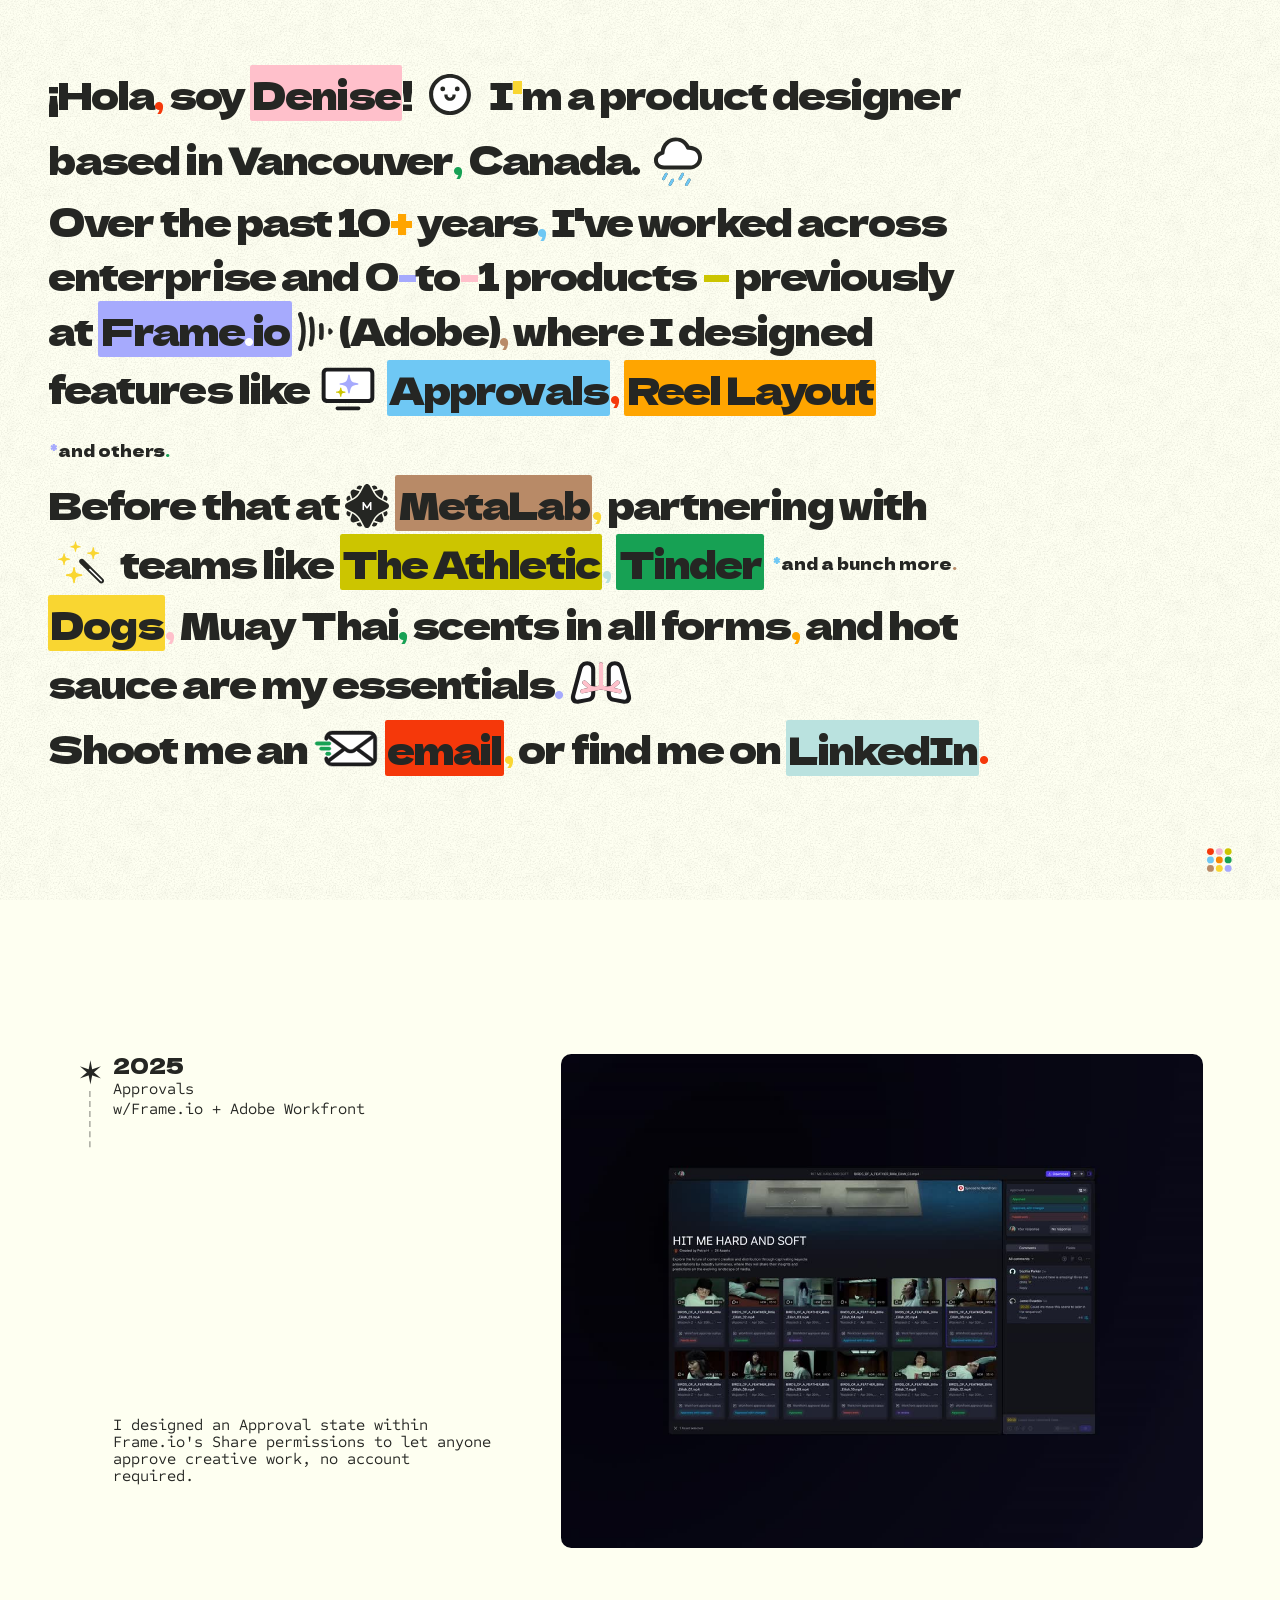
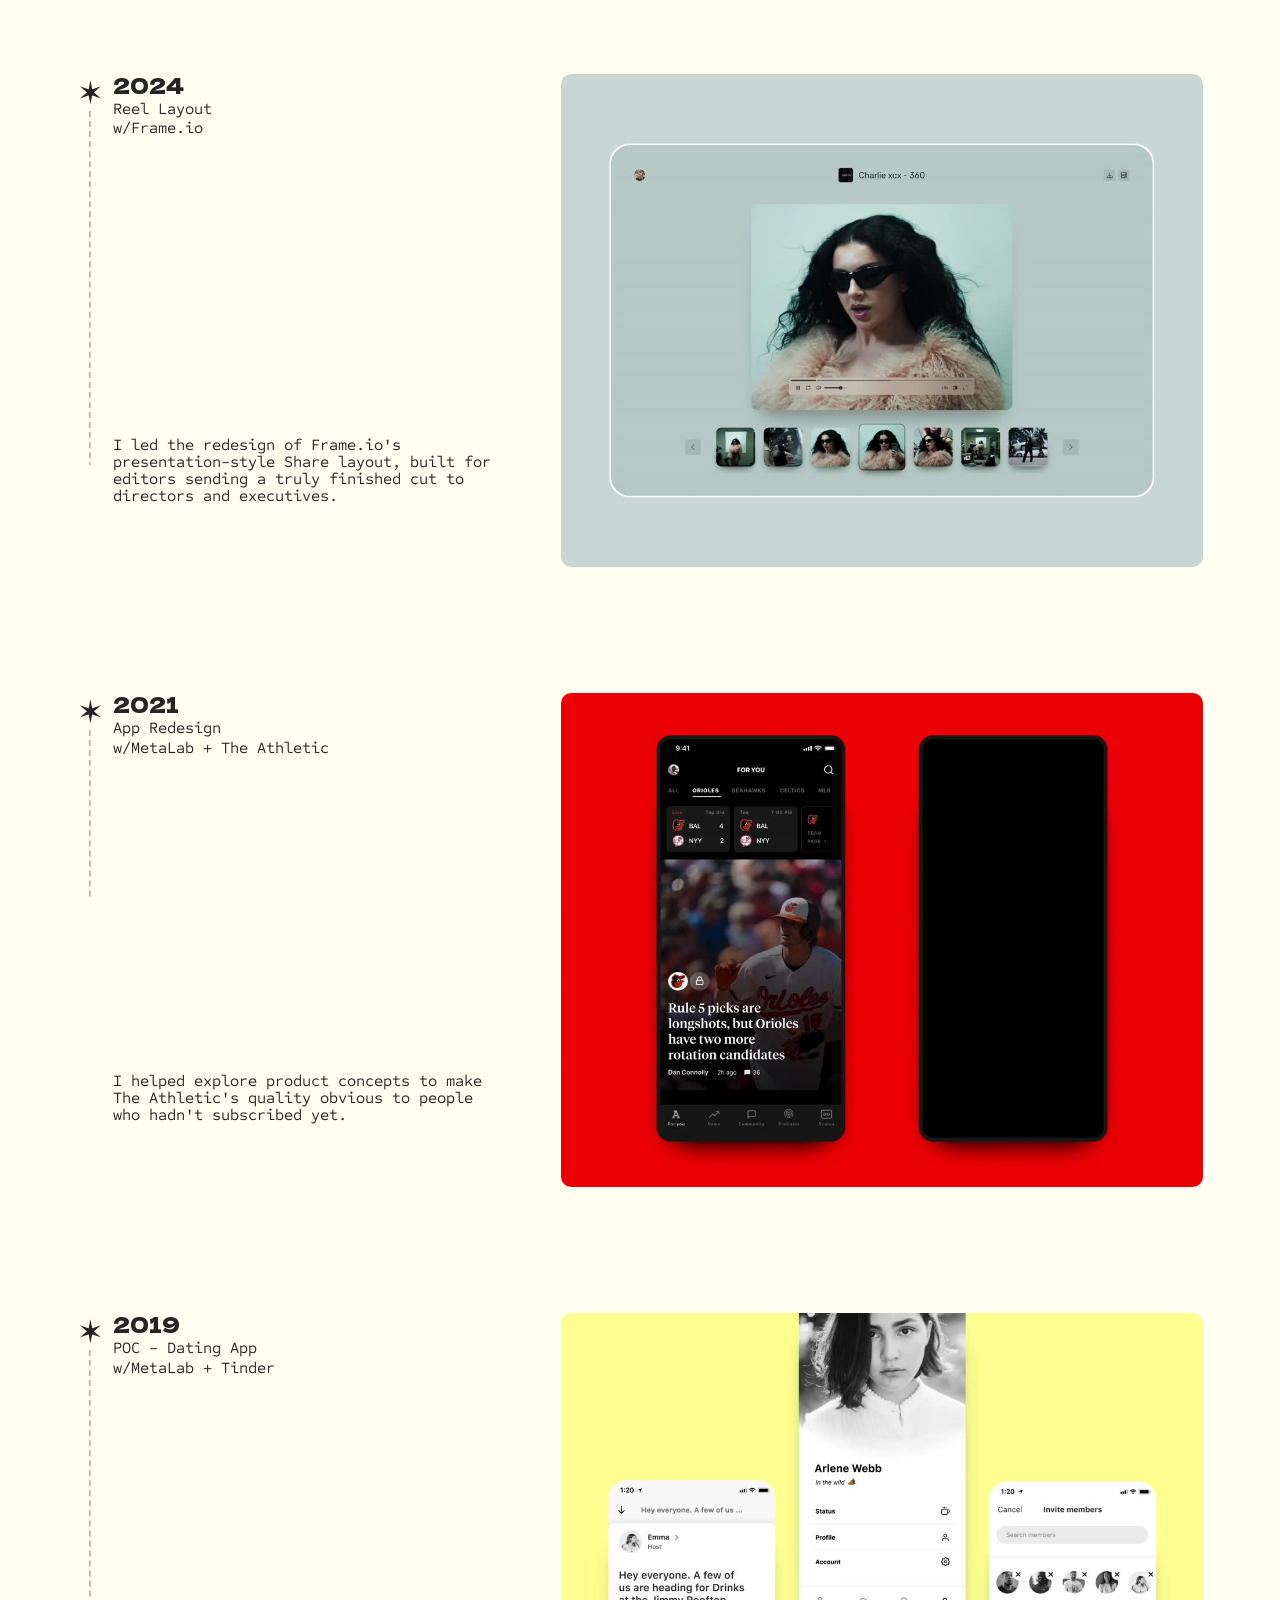
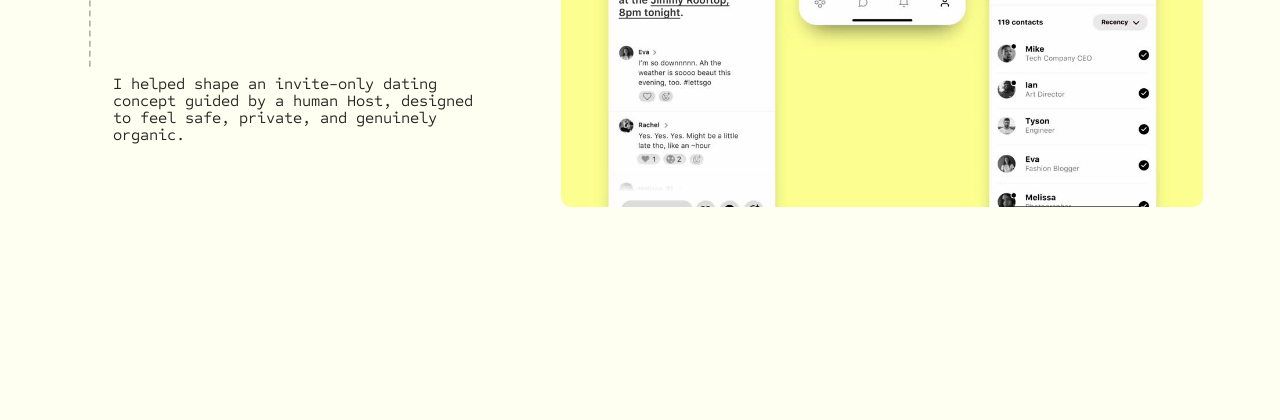
<file: index.html>
<!DOCTYPE html>
<html lang="en">
<head>
<meta charset="UTF-8">
<meta name="viewport" content="width=device-width, initial-scale=1.0">
<title>Denise — Product Designer</title>
<meta name="description" content="Product designer based in Vancouver, Canada. 10+ years across enterprise and 0-to-1 products — previously at Frame.io (Adobe) and MetaLab.">

<!-- Favicons -->
<link rel="icon" href="assets/meta/favicon-32.png" sizes="32x32" type="image/png">
<link rel="icon" href="assets/meta/favicon-16.png" sizes="16x16" type="image/png">
<link rel="apple-touch-icon" href="assets/meta/apple-touch-icon.png">

<!-- Open Graph. Absolute URLs: scrapers don't resolve relative paths. -->
<meta property="og:type" content="website">
<meta property="og:site_name" content="Denise Salvador">
<meta property="og:title" content="Denise Salvador — Product Designer">
<meta property="og:description" content="Product designer based in Vancouver, Canada. 10+ years across enterprise and 0-to-1 products — previously at Frame.io (Adobe) and MetaLab.">
<meta property="og:url" content="https://denisesalvador.com/">
<meta property="og:image" content="https://denisesalvador.com/assets/meta/open-graph.png">
<meta property="og:image:width" content="1200">
<meta property="og:image:height" content="630">
<meta property="og:image:alt" content="Denise Salvador — colourful dot grid">

<!-- X / Twitter -->
<meta name="twitter:card" content="summary_large_image">
<meta name="twitter:title" content="Denise Salvador — Product Designer">
<meta name="twitter:description" content="Product designer based in Vancouver, Canada. 10+ years across enterprise and 0-to-1 products — previously at Frame.io (Adobe) and MetaLab.">
<meta name="twitter:image" content="https://denisesalvador.com/assets/meta/open-graph.png">

<link rel="preconnect" href="https://fonts.googleapis.com">
<link rel="preconnect" href="https://fonts.gstatic.com" crossorigin>
<link href="https://fonts.googleapis.com/css2?family=Dela+Gothic+One&family=Sometype+Mono:wght@400;700&display=swap" rel="stylesheet">
<style>
  /* Cross-document View Transition: morphs any element sharing a
     view-transition-name (here, .dot-grid) between this page and the next
     full navigation. This is the correct API for a real multi-page morph —
     document.startViewTransition() only applies to same-document/SPA swaps,
     not navigations between two separate HTML files.
     Graceful degradation is automatic and free: browsers that don't support
     this at-rule simply ignore it and do a normal navigation, exactly like
     the .fitting-class pattern elsewhere on this site opts in rather than
     requiring support. */
  @view-transition{
    navigation: auto;
  }

  :root{
    --bg: #fefff1;
    --grain-opacity: 0.09;
    --mottle-opacity: 0.02;
    --ink: #252623;

    --hl-pink: #ffc0cb;
    --hl-purple: #a6aafd;
    --hl-brown: #b88a67;
    --hl-blue: #6fc8f4;
    --hl-orange: #ffa500;
    --hl-olive: #ccc500;
    --hl-green: #17a154;
    --hl-red: #f5380a;
    --hl-mint: #bae2df;
    --hl-yellow: #f9d631;

    /* fallback size before JS fit-to-viewport kicks in */
    --hero-fs: clamp(15px, 1.6vw + 8px, 48px);
    --pad-x: clamp(16px, 4vw, 48px);
    --pad-y: clamp(16px, 3vh, 42px);
    --body-lh: 1.42;
    /* Scaling-audit note: the Figma file's reference frame width has moved
       from 1440px (when these clamps were first written) to 1696px. Every
       clamp below that has a confirmed Figma-measured target value has been
       recalibrated so that target is still hit at vw=16.96 (1696px), not
       14.4 (1440px) — done by scaling each vw-coefficient by 1440/1696
       (≈0.8491), which shifts the calibration point without changing the
       target value itself. --pad-x/--pad-y/--hero-fs's fallback are left
       alone: they aren't tied to a specific measured Figma value (hero-fs's
       CSS value in particular is only a pre-JS fallback in practice). */
    --nav-fs: clamp(14px, 0.705vw + 8px, 40px); /* 20px in Figma at 1696 */
    /* Nav dot-grid height — deliberately NOT derived from --hero-fs. --hero-fs
       is solved by JS to fit the greeting text and can plateau well below its
       own ceiling on large/short viewports, which isn't a meaningful signal
       for how big this icon should be. This clamp hits ~32px at 1696
       (matching Figma) and keeps growing with viewport width up to 56px on
       large screens. */
    --dot-grid-h: clamp(20px, 1.885vw, 56px);
    --portfolio-indent-x: 8%;
    --project-gap: clamp(40px, 7vh, 96px);
  }

  *{ box-sizing: border-box; }

  /* ~0.3s matches the morph duration measured in the reference recording;
     the previous 0.5s was noticeably slower. The old/new snapshots are
     faded out/in fast so the travelling group animation reads as one
     continuous object moving and resizing, rather than a cross-dissolve
     between two separate images. */
  ::view-transition-group(dot-grid){
    animation-duration: 0.8s;
    animation-timing-function: cubic-bezier(0.16, 1, 0.3, 1);
  }
  ::view-transition-old(dot-grid),
  ::view-transition-new(dot-grid){
    animation-duration: 0.8s;
    animation-timing-function: cubic-bezier(0.16, 1, 0.3, 1);
    /* the dot cluster is the same artwork on both sides — holding it fully
       opaque avoids a ghosty double-image mid-flight */
    mix-blend-mode: normal;
  }
  ::view-transition-old(dot-grid){ animation-name: vt-fade-out; }
  ::view-transition-new(dot-grid){ animation-name: vt-fade-in; }
  @keyframes vt-fade-out{ from{ opacity:1 } to{ opacity:0 } }
  @keyframes vt-fade-in{ from{ opacity:0 } to{ opacity:1 } }

  html{
    scroll-behavior: smooth;
  }

  html, body{
    margin: 0;
    padding: 0;
    background: var(--bg);
    color: var(--ink);
    /* IMPORTANT: never overflow:hidden here — the document must remain scrollable */
  }

  body{
    font-family: 'Dela Gothic One', system-ui, sans-serif;
    -webkit-font-smoothing: antialiased;
    background-color: var(--bg);
    position: relative;
    isolation: isolate;
  }

  body::before,
  body::after{
    content: "";
    position: fixed;
    inset: 0;
    z-index: -1; /* behind content, images stay clean */
    pointer-events: none;
  }

  /* fine grain */
  body::before{
    opacity: var(--grain-opacity);
    background-size: 380px;
    background-image: url("data:image/svg+xml,%3Csvg xmlns='http://www.w3.org/2000/svg' width='300' height='300'%3E%3Cfilter id='n'%3E%3CfeTurbulence type='fractalNoise' baseFrequency='0.85' numOctaves='3' stitchTiles='stitch'/%3E%3CfeColorMatrix values='0 0 0 0 0 0 0 0 0 0 0 0 0 0 0 2 0 0 0 -0.9'/%3E%3C/filter%3E%3Crect width='100%25' height='100%25' filter='url(%23n)'/%3E%3C/svg%3E");
  }

  /* soft mottling */
  body::after{
    opacity: var(--mottle-opacity);
    background-size: 600px;
    background-image: url("data:image/svg+xml,%3Csvg xmlns='http://www.w3.org/2000/svg' width='600' height='600'%3E%3Cfilter id='m'%3E%3CfeTurbulence type='fractalNoise' baseFrequency='0.06' numOctaves='4' stitchTiles='stitch'/%3E%3CfeColorMatrix values='0 0 0 0 0 0 0 0 0 0 0 0 0 0 0 2 0 0 0 -0.9'/%3E%3C/filter%3E%3Crect width='100%25' height='100%25' filter='url(%23m)'/%3E%3C/svg%3E");
  }

  /* Hide the hero until JS has computed a font size that fits, to avoid a flash
     of oversized/overflowing text. If JS never runs, the .fitting class never
     gets added, so this rule simply never applies and the CSS clamp fallback shows. */
  html.fitting .hero{ visibility: hidden; }

  a{ color: inherit; }

  /* ---------- HERO ---------- */

  .hero{
    position: relative;
    height: 100svh;
    min-height: 100svh;
    display: flex;
    flex-direction: column;
    justify-content: flex-start;
    padding: calc(var(--pad-y) + 2.16em) var(--pad-x) var(--pad-y);
  }

  /* ---------- SHARED SITE NAV ---------- */
  /* Fixed to the BOTTOM of the viewport (no bg fill — content scrolls
     underneath). The arrow and dot grid are always visible/clickable; the
     e-mail/LinkedIn pair fades in once the hero has fully scrolled out of
     view (see body.nav-active, toggled by an IntersectionObserver in the
     script below). On experience.html there's no hero to scroll past, so
     that page adds the class directly and omits the dot-grid link (its
     dot-grid is the big page visual instead — see .dots-stage). */
  #site-nav{
    position: fixed;
    bottom: 0;
    left: 0;
    right: 0;
    z-index: 900;
    display: flex;
    align-items: center;
    padding: var(--pad-y) var(--pad-x);
    padding-bottom: calc(var(--pad-y) + env(safe-area-inset-bottom, 0px));
    font-size: var(--nav-fs);
    font-family: 'Dela Gothic One', system-ui, sans-serif;
    pointer-events: none; /* children opt back in individually */
  }
  #site-nav a{ pointer-events: auto; }

  /* Touch breakpoints: lift the nav off the very bottom edge so it clears
     browser chrome (URL bar / home indicator) and sits in comfortable thumb
     reach. env() resolves to 0px where there's no inset, so this degrades to
     just the 24px baseline on devices/browsers without safe areas.
     This is padding on a position:fixed overlay — it adds no document height,
     so experience.html's fixed 100svh no-scroll layout is unaffected. */
  @media (max-width: 1024px){
    #site-nav{
      /* env(safe-area-inset-bottom) only covers the hardware home indicator —
         it does NOT account for the browser's own bottom toolbar, which on
         iOS Safari overlays fixed bottom:0 elements. max() guarantees a real
         gap on devices that report no inset at all (most Android browsers),
         and the larger base lifts the bar clear of the toolbar. */
      padding-bottom: calc(32px + var(--pad-y) + max(env(safe-area-inset-bottom, 0px), 12px));
    }
  }
  /* Short landscape: reclaim vertical space — the full touch clearance is a
     big share of a ~390px-tall viewport. Safe-area inset still respected. */
  @media (orientation: landscape) and (max-height: 500px){
    #site-nav{
      padding-block: clamp(8px, 2vh, 14px);
      padding-bottom: calc(clamp(8px, 2vh, 14px) + env(safe-area-inset-bottom, 0px));
    }
  }

  /* The arrow sits at its OWN left offset (the page's outer --pad-x, applied
     by #site-nav itself) and is deliberately NOT part of .nav-links — the
     e-mail/LinkedIn group aligns to the project column instead, which is a
     different, larger inset. Hence two separately-positioned groups rather
     than one flex row sharing a single left edge. */
  /* Fades in with the e-mail/LinkedIn pair — it replaced the text link that
     used to live inside .nav-links, so it keeps that reveal behavior even
     though it's now positioned separately. The dot grid stays always-visible,
     as before. */
  .nav-arrow{
    display: inline-flex;
    align-items: center;
    line-height: 0;
    flex-shrink: 0;
    opacity: 0;
    transform: translateY(6px);
    transition: opacity 0.3s ease, transform 0.3s ease;
  }
  body.nav-active .nav-arrow,
  body.experience-page .nav-arrow{
    opacity: 1;
    transform: none;
  }
  /* arrow.svg is self-contained (white rounded square + dark border + pink
     glyph), so it gets NO .hl background wrapper — that would stack a second
     pink box behind the asset's own. */
  .nav-arrow img{
    height: 1.5em;
    width: auto;
    display: block;
  }
  /* Same single asset on both pages; experience.html rotates it to point
     left (back to the homepage) rather than sourcing a second file. */
  .nav-arrow--back img{
    transform: rotate(-90deg);
  }

  /* e-mail + LinkedIn — left edge matched to the project column
     (--portfolio-indent-x), not to the arrow. margin-left absorbs the
     difference between the nav's own --pad-x and that indent. */
  .nav-links{
    display: flex;
    align-items: center;
    gap: clamp(20px, 4vw, 56px);
    margin-left: calc(var(--portfolio-indent-x) - var(--pad-x));
    opacity: 0;
    transform: translateY(6px);
    transition: opacity 0.3s ease, transform 0.3s ease;
  }
  body.nav-active .nav-links,
  body.experience-page .nav-links{
    opacity: 1;
    transform: none;
  }

  .nav-dots{
    margin-left: auto;
    display: flex;
  }

  /* Reusable dot-grid — same element/class on both pages. Base size is the
     small nav icon (32.496 x 31.959 in Figma); .dot-grid--large (the scaled
     up, rotated experience-page hero visual) is only ever applied on
     experience.html — see that file for its positioning/scale rules. */
  .dot-grid{
    height: var(--dot-grid-h);
    width: auto;
    aspect-ratio: 32.496 / 31.959;
    display: block;
    view-transition-name: dot-grid;
  }

  .hero-inner{
    font-size: var(--hero-fs);
    line-height: var(--body-lh);
    letter-spacing: -0.05em;
    width: 80%;
    max-height: 80%; /* hero has an explicit height (100svh), so 80% = 80svh.
                         .hero is top-aligned (justify-content: flex-start),
                         so the ~20% gap this leaves collects entirely at the
                         bottom of the viewport, not split top/bottom. The JS
                         fit loop already targets this same 80% budget when
                         solving for --hero-fs, so this is a safety cap,
                         not a clipping mechanism (overflow stays visible). */
    overflow: visible;
  }

  /* On narrow phones, padding + a strict 80% starts to squeeze the text
     more than the design intends, so relax toward full-width there. */
  @media (max-width: 480px){
    .hero-inner{ width: 94%; }
  }

  .hero-inner p{
    margin: 0; /* let line-height alone set the gap, so paragraph breaks
                  read as just another line, consistent with in-paragraph spacing */
  }
  .hero-inner p:last-child{ margin-bottom: 0; }

  .hl{
    background-color: var(--hl-c);
    padding: 0 0.06em;
    line-height: calc(var(--body-lh) * 0.72); /* ~28% shorter highlight box; horizontal padding unchanged */
    border-radius: 0.06em;
    -webkit-box-decoration-break: clone;
    box-decoration-break: clone;
    white-space: normal;
    text-decoration: none;
    color: inherit;
  }
  a.hl:hover, a.hl:focus, a.hl:active{
    color: inherit;
    text-decoration: none;
  }

  /* Hover states — .hl-red and .hl-mint are used ONLY by the e-mail and
     LinkedIn nav links respectively, so scoping the hover to the class
     itself is safe and doesn't leak into the hero's highlights. */
  a.hl{
    transition: background-color 0.25s ease;
  }
  a.hl-red:hover{ --hl-c: #a6aafd; }
  a.hl-mint:hover{ --hl-c: #ccc500; }

  .hl-pink{ --hl-c: var(--hl-pink); }
  .hl-purple{ --hl-c: var(--hl-purple); }
  .hl-brown{ --hl-c: var(--hl-brown); }
  .hl-blue{ --hl-c: var(--hl-blue); }
  .hl-orange{ --hl-c: var(--hl-orange); }
  .hl-olive{ --hl-c: var(--hl-olive); }
  .hl-green{ --hl-c: var(--hl-green); }
  .hl-red{ --hl-c: var(--hl-red); }
  .hl-mint{ --hl-c: var(--hl-mint); }
  .hl-yellow{ --hl-c: var(--hl-yellow); }

  /* Icon sizes are derived from each icon's real Figma bounding box (relative
     to the 48px reference type size), so every icon keeps its own natural
     aspect ratio instead of being forced into a uniform square. Only height
     is set in em; width is "auto" and constrained by aspect-ratio, which
     mirrors the icon's true w/h from Figma. */
  .icon{
    display: inline-block;
    width: auto;
    object-fit: contain;
  }

  /* hand.point / sparkles.tv / wand.and.stars / cloud.drizzle / lungs — all 82x82 in Figma */
  .icon-lg{
    height: 1.7083em; /* 82/48 */
    aspect-ratio: 1 / 1;
    vertical-align: -0.45em;
  }

  /* ML logo — 55x55 in Figma */
  .icon-md{
    height: 1.1458em; /* 55/48 */
    aspect-ratio: 1 / 1;
    vertical-align: -0.2em;
  }

  /* smiley — exported at its 82x82 Figma frame (the visible circle inside
     is 52px, centered with padding), so it uses the same box as the other
     82x82 icons to render at the correct scale */

  /* Frame Logo — 43.75x50 in Figma */
  .icon-frame{
    height: 1.0417em; /* 50/48 */
    aspect-ratio: 43.75 / 50;
    vertical-align: -0.15em;
  }

  .annotation{
    font-size: 0.42em;
    letter-spacing: 0;
    vertical-align: 0.55em;
    margin-left: 0.15em;
    white-space: nowrap;
  }

  /* ---------- PROJECT LIST ---------- */

  .portfolio-content{
    /* Trailing space is nav-height aware: the bottom bar is fixed and has no
       background, so without this the last project's blurb ends up sitting
       under it with nowhere left to scroll. */
    padding-block: calc(var(--pad-y) + 4em)
                   calc(clamp(64px, 10vh, 140px) + 3em + max(env(safe-area-inset-bottom, 0px), 12px));
    padding-inline: var(--portfolio-indent-x);
  }

  /* Default (no-JS/no-IntersectionObserver) state: fully visible, static —
     this is the safe fallback. The scroll script opts IN to the animated
     hidden-then-reveal state by adding html.js-reveal, same pattern as the
     hero's .fitting class.
     align-items: stretch (not the old flex-start) so .project-info spans
     the full row height — needed so its blurb can anchor to the row's
     bottom edge via margin-top: auto, matching the Figma layout. */
  .project{
    position: relative;
    display: flex;
    align-items: stretch;
    justify-content: space-between;
    gap: clamp(24px, 5vw, 64px);
    padding-block: var(--project-gap);
    opacity: 1;
    transform: none;
  }
  html.js-reveal .project{
    opacity: 0;
    transform: translateY(28px);
    transition: opacity 0.7s ease, transform 0.7s ease;
  }
  html.js-reveal .project.in-view{
    opacity: 1;
    transform: none;
  }

  /* Dotted vertical line connecting this project's ✶ marker to the next
     one's — spans the FULL row (star-to-star), not just the padding gap, by
     positioning within .project (overflow-visible) and letting it extend
     past this project's own bottom edge through the gap below. Default:
     fully drawn (clip-path 0%), so a broken/absent script just leaves a
     plain static line, never a blank span. Omitted on the last project
     (nothing below it to connect to).
     Horizontal: "left" here is a CSS fallback only (0.5em, the star's rough
     advance-width center) for when JS hasn't run. A dedicated script below
     measures .project-star's actual getBoundingClientRect() midpoint and
     overrides this inline on load/resize/font-load — two rounds of
     calc()-based assumptions about the glyph's em-box both missed the
     glyph's real ink center, so this is now measured, not calculated.
     Vertical: .project-star has line-height:1, so its glyph box is exactly
     1em tall starting at the project's content-top; the line starts 0.15em
     below that box's bottom edge and stops 0.15em above the next star's
     box, at every viewport size, instead of overlapping either. */
  .trace-line{
    position: absolute;
    left: 0.5em;
    top: calc(var(--project-gap) + 1em + 0.15em);
    bottom: calc(0.15em - var(--project-gap));
    width: 0;
    font-size: clamp(20px, 1.885vw + 8px, 80px); /* same clamp as .project-star, so top/bottom line up under the ✶ */
    border-left: 2px dashed rgba(37, 38, 35, 0.35);
    clip-path: inset(0 0 0% 0);
  }
  /* Last project has no next star to connect to, so instead of the
     star-to-star span it runs from its own star down to the bottom edge of
     its own thumbnail. The row's bottom padding is --project-gap, so
     stopping exactly there lands it flush with the media's lower edge
     rather than overshooting into the page's trailing whitespace. */
  .trace-line--last{
    bottom: var(--project-gap);
  }

  /* Description block. max-width is what keeps the thumbnail's space
     constant regardless of text length: without it, a long line like
     "w/Frame.io + Adobe Workfront" pushes this column's flex-basis (auto =
     max-content) wider, stealing width from .project-thumb. Capping it
     forces long lines to wrap instead. */
  .project-info{
    display: flex;
    flex-direction: column;
    flex: 0 1 auto;
    max-width: min(38%, 420px);
    min-width: 0;
  }
  /* .project-top stretches the full row height so .project-meta (its flex
     child) can stretch too, letting the blurb inside anchor to the bottom
     via margin-top: auto. */
  .project-top{
    display: flex;
    align-items: stretch;
    gap: clamp(8px, 1vw, 12px);
    flex: 1 1 auto;
  }
  .project-star{
    font-family: 'Dela Gothic One', sans-serif;
    font-size: clamp(20px, 1.885vw + 8px, 80px);
    letter-spacing: -0.1em;
    line-height: 1;
    flex-shrink: 0;
  }
  /* The blurb now lives INSIDE this column (as a sibling of year/name/
     company) rather than being positioned independently — so it inherits
     this column's exact left edge automatically, at every breakpoint, with
     no matched offset value to keep in sync. */
  .project-meta{
    display: flex;
    flex-direction: column;
    gap: clamp(2px, 0.3vw, 3px);
    min-width: 0;
    flex: 1 1 auto;
  }
  .project-year{
    font-family: 'Dela Gothic One', sans-serif;
    font-size: clamp(16px, 0.849vw + 9.6px, 48px);
    line-height: 1.1667;
    margin: 0;
  }
  .project-name,
  .project-company{
    font-family: 'Sometype Mono', monospace;
    font-size: clamp(14px, 0.51vw + 9.36px, 34px);
    line-height: 1.0625;
    margin: 0;
  }

  /* Blurb — pushed to the column's bottom (margin-top: auto absorbs all
     space above it), with a fixed-scale gap below it to the row's own
     bottom edge. That gap is --project-gap (same token the row's own
     padding-block uses) rather than a percentage: measured directly against
     the Figma frame, the blurb sits a CONSTANT ~40px above the row's bottom
     at every project, regardless of the blurb's own height varying (85–102px
     across the four) — a percentage-of-row-height would vary with content,
     a fixed token doesn't, which matches what's actually in the file. */
  .project-blurb{
    margin: 0;
    margin-top: auto;
    padding-top: clamp(24px, 4vh, 48px);
    padding-bottom: var(--project-gap);
    font-family: 'Sometype Mono', monospace;
    font-size: clamp(14px, 0.51vw + 9.36px, 34px);
    line-height: 1.0625;
  }

  /* Thumbnail — a fixed-aspect-ratio media container (1106:850, per the
     current Figma frame — uniform across all four projects, confirmed
     against the file rather than assumed). The box's size comes from this
     spec, capped at 85svh tall / 100% of the row's available width; the
     video inside always fills it completely via object-fit: cover, cropping
     as needed rather than being sized by its own native dimensions. */
  .project-thumb{
    /* flex-basis 0 (not auto): the thumbnail column takes its width from the
       space left beside .project-info, never from the size of the media
       inside it. With "auto", the column measured the poster/video's own
       pixel size, which is unknown until the file loads. */
    flex: 1 1 0;
    min-width: 0;
    display: flex;
    align-items: center;
    justify-content: flex-end;
  }
  .project-media{
    aspect-ratio: 1106 / 850;
    /* Width is set by the layout, not by the media file: as wide as the
       column allows, but never taller than 85svh. With "width: auto" the box
       took the poster's (1106px) and then the video's native size, so it
       changed size on first load on large screens. */
    width: min(100%, calc(85svh * 1106 / 850));
    height: auto;
    border-radius: clamp(6px, 0.8vw, 16px);
    overflow: hidden;
    display: block;
  }
  .project-media video{
    width: 100%;
    height: 100%;
    object-fit: cover;
    display: block;
  }

  /* Desktop only: tighter side margins than the tablet/mobile default (8%).
     Overriding the VARIABLE (not just .portfolio-content's padding) keeps
     the bottom nav's e-mail/LinkedIn group aligned to the same edge
     automatically, since it offsets off this same token. */
  @media (min-width: 1025px){
    :root{
      --portfolio-indent-x: 6vw;
    }
  }

  /* Narrow PORTRAIT widths: an 85svh-tall thumbnail can out-demand the width
     the row has left beside .project-info. Pull the height cap down so the
     media shrinks comfortably instead of overflowing.
     Scoped to portrait: a landscape phone/tablet keeps the row layout and
     has plenty of horizontal room, so it uses the full desktop 85svh. */
  @media (max-width: 1024px) and (orientation: portrait){
    .project-media{
      max-height: 55svh;
    }
  }

  /* Stacked layout — tablet portrait and mobile.
     Explicit source order here: Year → Name → Company → Thumbnail → Blurb.
     In the DOM the blurb sits inside .project-meta (so it left-aligns with
     the year/name/company automatically on desktop), which would otherwise
     place it ABOVE the thumbnail when stacked. Rather than leave the order
     to chance, .project-info is flattened with display: contents so its
     children participate directly in .project's column flex context, and
     each item gets an explicit order. display: contents is what makes the
     blurb orderable relative to the thumbnail despite being nested. */
  /* PORTRAIT ONLY. Keyed on width alone, this also caught phone-landscape
     (844x390) and tablet-landscape (1024x768) and stacked them — but a short,
     wide viewport has no vertical room to stack and plenty of horizontal room
     for the two-column row. Adding the orientation term lets both landscape
     cases fall through to the desktop row layout, which is what the placement
     guides show. */
  @media (max-width: 1024px) and (orientation: portrait){
    .project{
      flex-direction: column;
      align-items: stretch;
      /* The desktop value here (clamp(24px, 5vw, 64px)) was tuned for the
         horizontal split between the info column and the thumbnail. Once
         display: contents flattens this into one column, that gap lands
         between EVERY item — pushing year/name/company far apart. Reset it
         to the tight spacing those three had inside .project-meta, and let
         .project-thumb's own margin-block create the larger separations
         around the media. */
      gap: clamp(2px, 0.3vw, 3px);
    }
    .project-info,
    .project-top,
    .project-meta{
      display: contents;
    }
    .project-star{ display: none; } /* the star's row-layout anchoring doesn't apply when stacked */

    .project-year   { order: 1; }
    .project-name   { order: 2; }
    .project-company{ order: 3; }
    .project-thumb  { order: 4; }
    .project-blurb  { order: 5; }

    .project-thumb{
      width: 100%;
      justify-content: flex-start;
      margin-block: clamp(20px, 4vh, 36px);
    }
    .project-media{
      max-width: 100%;
      width: 100%;
      height: auto;
    }
    .project-blurb{
      margin-top: 0;
      padding-top: 0;
      padding-bottom: 0;
      max-width: none;
    }
    /* The star-to-star trace line assumes the two-column row layout; in the
       stacked layout it no longer lines up with anything meaningful, so
       it's hidden outright rather than shown misaligned. */
    .trace-line{
      display: none;
    }
  }

  /* ---------- HOVER CARD (one component, many triggers) ---------- */
  /* A single floating card reused by every [data-hover-card] trigger in the
     hero — Denise, Dogs, Frame.io, MetaLab. Content is swapped in per
     trigger by the script rather than duplicating a card per word.
     Cursor-following on pointer devices; anchored to the trigger on
     keyboard focus (where there's no cursor to follow). */
  #hover-card{
    position: fixed;
    top: 0;
    left: 0;
    z-index: 999;
    pointer-events: none;
    opacity: 0;
    visibility: hidden;
    transform: translate(-9999px, -9999px);
    transition: opacity 0.18s ease;
    width: min(42vw, 280px);
  }
  #hover-card.visible{ opacity: 1; visibility: visible; }

  /* Per-layout widths. Base is the single-photo size; the others are sized
     relative to it so the ratios stay intact if the base changes. */
  #hover-card.hc-dogs{ width: min(37.8vw, 252px); }   /* 10% smaller than base */
  #hover-card.hc-og{ width: min(54.6vw, 364px); }     /* 30% larger than base */

  .hover-card-stage{
    position: relative;
    width: 100%;
    aspect-ratio: 1 / 1;
  }
  /* The source PNGs have rounded corners baked into their alpha channel, so
     the element still needs a matching radius — otherwise the box-shadow
     traces a square box behind rounded artwork and reads as square corners.
     5.7% matches the exported radius (~34px on a 587px-wide export) and
     scales with the card instead of being pinned to one size. */
  .hover-card-stage img{
    display: block;
    width: 100%;
    height: auto;
    border-radius: 5.7%;
    box-shadow: 0 12px 30px rgba(37, 38, 35, 0.25);
    background: var(--bg);
  }
  .hover-card-stage.single img{
    position: relative;
  }

  /* Dogs: a fanned poker-card stack. Both cards keep their rotation and
     offset at all times; the loop animates which one is IN FRONT, so a card
     travels from the back position to the front position rather than
     cross-fading in place. z-index flips at the start of the move so the
     incoming card rises over its neighbour as it travels. */
  .hover-card-stage.fan{
    aspect-ratio: 1 / 1;
  }
  .hover-card-stage.fan img{
    position: absolute;
    top: 0;
    left: 0;
    width: 88%;
    transform-origin: 50% 85%;
    transition: transform 0.62s cubic-bezier(0.16, 1, 0.3, 1);
  }
  .hover-card-stage.fan img.card-front{
    transform: translateX(4%) rotate(-8deg) scale(1);
    z-index: 2;
  }
  .hover-card-stage.fan img.card-back{
    transform: translateX(16%) rotate(10deg) scale(0.94);
    z-index: 1;
  }
  @media (prefers-reduced-motion: reduce){
    .hover-card-stage.fan img{ transition: none; }
  }

  /* Link-preview (Frame.io / MetaLab) images are wide OG cards, not squares.
     Fixed radius here — these have no baked-in corners, and a percentage on
     a 1200x630 box would give visibly elliptical corners. */
  .hover-card-stage.og{
    aspect-ratio: 1200 / 630;
  }
  .hover-card-stage.og img{
    position: relative;
    aspect-ratio: 1200 / 630;
    object-fit: cover;
    border-radius: 14px;
  }

  @media (prefers-reduced-motion: reduce){
    #hover-card{ transition: none; }
  }
</style>
</head>
<body id="top">

  <nav id="site-nav" aria-label="Site navigation">
    <a class="nav-arrow" href="#top" aria-label="Back to top">
      <img src="assets/icons/arrow.svg" alt="">
    </a>
    <div class="nav-links">
      <a class="hl hl-red email-copy" href="mailto:denise.salvadorv@gmail.com" data-default-text="e-mail">e-mail</a>
      <a class="hl hl-mint" href="https://www.linkedin.com/in/ddenisesalvador/" target="_blank" rel="noopener noreferrer">LinkedIn</a>
    </div>
    <a class="nav-dots" href="experience.html" aria-label="View experience">
      <img class="dot-grid" src="assets/icons/menu-dots.svg" alt="">
    </a>
  </nav>

  <main>
    <section class="hero" aria-label="Introduction">
      <div class="hero-inner">
        <p>
          ¡Hola<span style="color:var(--hl-red)">,</span> soy
          <span class="hl hl-pink" data-hover-card="denise" tabindex="0">Denise</span>!
          <img class="icon icon-lg" src="assets/icons/smiley.svg" alt="" role="presentation">
          I<span style="color:var(--hl-yellow)">'</span>m a product designer based in Vancouver<span style="color:var(--hl-green)">,</span> Canada.
          <img class="icon icon-lg" src="assets/icons/cloud-drizzle.svg" alt="">
        </p>

        <p>
          Over the past 10<span style="color:var(--hl-orange)">+</span> years<span style="color:var(--hl-blue)">,</span>
          I've worked across enterprise and 0<span style="color:var(--hl-purple)">-</span>to<span style="color:var(--hl-pink)">-</span>1 products
          <span style="color:#ccc500">—</span> previously at
          <a class="hl hl-purple" data-hover-card="frameio" href="https://frame.io/home" target="_blank" rel="noopener noreferrer">Frame<span style="color:#ffffff">.</span>io</a>
          <img class="icon icon-frame" src="assets/icons/frame-logo.svg" alt="">
          (Adobe)<span style="color:var(--hl-brown)">,</span> where I designed features like
          <img class="icon icon-lg" src="assets/icons/sparkles-tv.svg" alt="">
          <a class="hl hl-blue" href="#approvals">Approvals</a><span style="color:var(--hl-red)">,</span>
          <a class="hl hl-orange" href="#reel-layout">Reel Layout</a>
          <span class="annotation"><span style="color:var(--hl-purple)">*</span>and others<span style="color:var(--hl-green)">.</span></span>
        </p>

        <p>
          Before that at
          <img class="icon icon-md" src="assets/icons/ml-logo.svg" alt="">
          <a class="hl hl-brown" data-hover-card="metalab" href="https://www.metalab.com/" target="_blank" rel="noopener noreferrer">MetaLab</a><span style="color:var(--hl-yellow)">,</span> partnering with
          <img class="icon icon-lg" src="assets/icons/wand-stars.svg" alt="">
          teams like
          <a class="hl hl-olive" href="#the-athletic">The Athletic</a><span style="color:var(--hl-mint)">,</span>
          <a class="hl hl-green" href="#tinder">Tinder</a>
          <span class="annotation"><span style="color:var(--hl-blue)">*</span>and a bunch more<span style="color:var(--hl-brown)">.</span></span>
        </p>

        <p>
          <span class="hl hl-yellow" data-hover-card="dogs" tabindex="0">Dogs</span><span style="color:var(--hl-pink)">,</span> Muay Thai<span style="color:var(--hl-green)">,</span>
          scents in all forms<span style="color:var(--hl-orange)">,</span> and hot sauce are my essentials<span style="color:var(--hl-purple)">.</span>
          <img class="icon icon-lg" src="assets/icons/lungs.svg" alt="">
        </p>

        <p>
          Shoot me an
          <img class="icon icon-lg" src="assets/icons/email.svg" alt="">
          <a class="hl hl-red email-copy" id="email-link" href="mailto:denise.salvadorv@gmail.com" data-default-text="email">email</a><span style="color:var(--hl-yellow)">,</span> or find me on
          <a class="hl hl-mint" href="https://www.linkedin.com/in/ddenisesalvador/" target="_blank" rel="noopener noreferrer">LinkedIn</a><span style="color:var(--hl-red)">.</span>
        </p>
      </div>
    </section>

    <!-- Single reusable hover card; its contents are set per-trigger by the
         script below. Lives outside the text flow so it never affects layout. -->
    <div id="hover-card" aria-hidden="true"></div>

    <section class="portfolio-content" aria-label="Selected work">
      <article class="project" id="approvals">
        <div class="project-info">
          <div class="project-top">
            <span class="project-star" aria-hidden="true">✶</span>
            <div class="project-meta">
              <p class="project-year">2025</p>
              <p class="project-name">Approvals</p>
              <p class="project-company">w/Frame.io + Adobe Workfront</p>
              <p class="project-blurb">I designed an Approval state within Frame.io's Share permissions to let anyone approve creative work, no account required.</p>
            </div>
          </div>
        </div>
        <div class="project-thumb">
          <div class="project-media">
            <video src="assets/video/approvals.mp4" poster="assets/video/posters/approvals.jpg" muted loop playsinline preload="metadata"></video>
          </div>
        </div>
        <div class="trace-line" aria-hidden="true"></div>
      </article>

      <article class="project" id="reel-layout">
        <div class="project-info">
          <div class="project-top">
            <span class="project-star" aria-hidden="true">✶</span>
            <div class="project-meta">
              <p class="project-year">2024</p>
              <p class="project-name">Reel Layout</p>
              <p class="project-company">w/Frame.io</p>
              <p class="project-blurb">I led the redesign of Frame.io's presentation-style Share layout, built for editors sending a truly finished cut to directors and executives.</p>
            </div>
          </div>
        </div>
        <div class="project-thumb">
          <div class="project-media">
            <video src="assets/video/reel-layout.mp4" poster="assets/video/posters/reel-layout.jpg" muted loop playsinline preload="metadata"></video>
          </div>
        </div>
        <div class="trace-line" aria-hidden="true"></div>
      </article>

      <article class="project" id="the-athletic">
        <div class="project-info">
          <div class="project-top">
            <span class="project-star" aria-hidden="true">✶</span>
            <div class="project-meta">
              <p class="project-year">2021</p>
              <p class="project-name">App Redesign</p>
              <p class="project-company">w/MetaLab + The Athletic</p>
              <p class="project-blurb">I helped explore product concepts to make The Athletic's quality obvious to people who hadn't subscribed yet.</p>
            </div>
          </div>
        </div>
        <div class="project-thumb">
          <div class="project-media">
            <video src="assets/video/the-athletic.mp4" poster="assets/video/posters/the-athletic.jpg" muted loop playsinline preload="metadata"></video>
          </div>
        </div>
        <div class="trace-line" aria-hidden="true"></div>
      </article>

      <article class="project" id="tinder">
        <div class="project-info">
          <div class="project-top">
            <span class="project-star" aria-hidden="true">✶</span>
            <div class="project-meta">
              <p class="project-year">2019</p>
              <p class="project-name">POC - Dating App</p>
              <p class="project-company">w/MetaLab + Tinder</p>
              <p class="project-blurb">I helped shape an invite-only dating concept guided by a human Host, designed to feel safe, private, and genuinely organic.</p>
            </div>
          </div>
        </div>
        <div class="project-thumb">
          <div class="project-media">
            <video src="assets/video/tinder.mp4" poster="assets/video/posters/tinder.jpg" muted loop playsinline preload="metadata"></video>
          </div>
        </div>
        <div class="trace-line trace-line--last" aria-hidden="true"></div>
      </article>
    </section>
  </main>

<script>
(function () {
  var root = document.documentElement;
  var hero = document.querySelector('.hero');
  var inner = document.querySelector('.hero-inner');

  function fit() {
    // .hero-inner is capped at 80% of the hero's height (see CSS), leaving
    // ~10% breathing room above and below — so the fit budget matches that,
    // not the full 100svh hero box.
    var availableHeight = hero.clientHeight * 0.8;
    if (!availableHeight) return;

    // The upper bound only needs to be generous enough that the search never
    // clips a size that would actually fit — the two checks below decide what
    // really fits. (This used to be innerWidth * 0.045, which at 390px capped
    // the hero at ~17.6px regardless of free vertical space, so on phones the
    // text plateaued early and left the bottom of the viewport empty.)
    var minFs = 12;
    var maxFs = Math.min(window.innerHeight * 0.22, 96);
    var lo = minFs, hi = Math.max(maxFs, minFs), best = minFs;

    for (var i = 0; i < 18; i++) {
      var mid = (lo + hi) / 2;
      root.style.setProperty('--hero-fs', mid + 'px');
      // Height: must stay inside the 80% budget. Width: the previous
      // width-coefficient was a proxy for "don't let a long word overflow" —
      // measuring scrollWidth tests that directly, so the type can grow to
      // whatever genuinely fits at any viewport size.
      var fitsHeight = inner.scrollHeight <= availableHeight;
      var fitsWidth = inner.scrollWidth <= inner.clientWidth + 1;
      if (fitsHeight && fitsWidth) {
        best = mid;
        lo = mid;
      } else {
        hi = mid;
      }
    }
    root.style.setProperty('--hero-fs', best + 'px');
  }

  function run() {
    root.classList.add('fitting');
    fit();
    root.classList.remove('fitting');
  }

  var raf = window.requestAnimationFrame || function (cb) { setTimeout(cb, 16); };

  raf(function () { raf(run); });

  if (document.fonts && document.fonts.ready) {
    document.fonts.ready.then(run);
  }

  var resizeTimer;
  window.addEventListener('resize', function () {
    clearTimeout(resizeTimer);
    resizeTimer = setTimeout(run, 120);
  });
  window.addEventListener('orientationchange', run);
})();
</script>

<script>
// ---------- Hover card: one component, content varies per trigger ----------
// Any element with [data-hover-card="<key>"] in the hero shows the shared
// #hover-card populated from HOVER_CARD_CONTENT below. Adding another
// trigger = one markup attribute + one entry here, not a new implementation.
//
// og: values are the real Open Graph images published by each site
// (read from their <meta property="og:image"> tags), not stand-ins.
var HOVER_CARD_CONTENT = {
  denise: {
    layout: 'single',
    images: ['assets/photos/ladeni.png']
  },
  dogs: {
    // fanned card stack; cards cycle to the front on a loop.
    // first entry starts in front (kovu on top)
    layout: 'fan',
    images: ['assets/photos/kovu.png', 'assets/photos/buni.png']
  },
  frameio: {
    layout: 'og',
    images: ['https://cdn.sanity.io/images/s6lu43cv/production-v4/c9bc38aba1856b5c2664f207a2436851730e6a0d-1200x630.png?w=1200&h=630&fm=jpg&q=60']
  },
  metalab: {
    layout: 'og',
    images: ['https://cdn.sanity.io/images/nuxb3jim/production-july-2025/650536c56eff4fa74f4db66048d36451b2343616-1600x900.png?w=1200&h=630&q=80&fm=webp&fit=clip']
  }
};

(function () {
  var card = document.getElementById('hover-card');
  var triggers = document.querySelectorAll('[data-hover-card]');
  if (!card || !triggers.length) return;

  var OFFSET = 18;
  var activeKey = null;

  function render(key) {
    if (key === activeKey) return; // already built; don't thrash the DOM on mousemove
    activeKey = key;

    var cfg = HOVER_CARD_CONTENT[key];
    card.innerHTML = '';
    stopSwap();
    // per-layout width (dogs 10% smaller, og 30% larger — see CSS)
    card.className = card.classList.contains('visible') ? 'visible' : '';
    if (!cfg) return;
    if (cfg.layout === 'fan') card.classList.add('hc-dogs');
    if (cfg.layout === 'og') card.classList.add('hc-og');

    var stage = document.createElement('div');
    stage.className = 'hover-card-stage ' + cfg.layout;

    var imgs = cfg.images.map(function (src, i) {
      var img = document.createElement('img');
      img.src = src;
      img.alt = '';
      img.loading = 'lazy';
      if (cfg.layout === 'fan') {
        img.classList.add(i === 0 ? 'card-front' : 'card-back');
      }
      stage.appendChild(img);
      return img;
    });

    card.appendChild(stage);

    if (cfg.layout === 'fan' && imgs.length > 1) startSwap(imgs);
  }

  // ---- Dogs: cycle which card sits at the front of the fan ----
  // Only the front/back CLASS moves between cards; each card's rotation and
  // offset come from those classes, so the fan shape is preserved throughout
  // and the change is carried by a CSS transform transition.
  var swapTimer = null;
  function startSwap(imgs) {
    var front = 0;
    swapTimer = setInterval(function () {
      imgs[front].classList.replace('card-front', 'card-back');
      front = (front + 1) % imgs.length;
      imgs[front].classList.replace('card-back', 'card-front');
    }, 1400);
  }
  function stopSwap() {
    if (swapTimer) { clearInterval(swapTimer); swapTimer = null; }
  }

  function place(x, y) {
    var rect = card.getBoundingClientRect();
    var px = x + OFFSET;
    var py = y + OFFSET;
    // flip toward the cursor's other side rather than running off-screen
    if (px + rect.width > window.innerWidth) px = x - rect.width - OFFSET;
    if (py + rect.height > window.innerHeight) py = y - rect.height - OFFSET;
    px = Math.max(8, px);
    py = Math.max(8, py);
    card.style.transform = 'translate(' + px + 'px, ' + py + 'px)';
  }

  function show(key) {
    render(key);
    card.classList.add('visible');
  }

  function hide() {
    card.classList.remove('visible');
    card.style.transform = 'translate(-9999px, -9999px)';
    stopSwap();
    activeKey = null;
  }

  triggers.forEach(function (el) {
    var key = el.getAttribute('data-hover-card');

    el.addEventListener('mouseenter', function (e) {
      show(key);
      place(e.clientX, e.clientY);
    });
    el.addEventListener('mousemove', function (e) {
      place(e.clientX, e.clientY);
    });
    el.addEventListener('mouseleave', hide);

    // Keyboard accessibility: no cursor to follow, so anchor the card just
    // below the focused word instead.
    el.addEventListener('focus', function () {
      show(key);
      var r = el.getBoundingClientRect();
      place(r.left, r.bottom);
    });
    el.addEventListener('blur', hide);
  });

  // Don't leave a card stranded mid-screen if the page moves under it.
  window.addEventListener('scroll', hide, { passive: true });
})();
</script>

<script>
// ---------- Email: copy to clipboard, text -> "copied!" for 5s ----------
// Applies to every element with the shared .email-copy class, so the hero's
// inline "email" link and the nav's "e-mail" link both get identical behavior.
(function () {
  var links = document.querySelectorAll('.email-copy');
  if (!links.length) return;

  var address = 'denise.salvadorv@gmail.com';

  links.forEach(function (link) {
    var defaultText = link.getAttribute('data-default-text') || link.textContent;
    var resetTimer = null;

    link.addEventListener('click', function (e) {
      if (!navigator.clipboard || !navigator.clipboard.writeText) {
        // Clipboard API unavailable — gracefully fall back to the plain mailto link.
        return;
      }

      e.preventDefault();

      navigator.clipboard.writeText(address).then(function () {
        link.textContent = 'copied!';
        clearTimeout(resetTimer);
        resetTimer = setTimeout(function () {
          link.textContent = defaultText;
        }, 5000);
      }).catch(function () {
        // Copy failed — fall back to letting the browser open the mail client.
        window.location.href = link.getAttribute('href');
      });
    });
  });
})();
</script>

<script>
// ---------- Nav activation: fade in name/email/LinkedIn once past the hero ----------
(function () {
  var hero = document.querySelector('.hero');
  if (!hero || !('IntersectionObserver' in window)) return;

  var observer = new IntersectionObserver(function (entries) {
    entries.forEach(function (entry) {
      document.body.classList.toggle('nav-active', !entry.isIntersecting);
    });
  }, { threshold: 0 });

  observer.observe(hero);
})();
</script>

<script>
// ---------- Scroll effects: project dissolve-in + trace-line draw-in ----------
// IntersectionObserver decides WHICH elements are worth updating; a single
// rAF-throttled scroll listener does the actual work only for the trace-line
// set (the dissolve-in is a one-shot class toggle, no per-frame work needed).
//
// Graceful degradation: if IntersectionObserver isn't available, this whole
// block bails out immediately. Projects then simply stay at their CSS
// default (opacity: 1, fully visible — set in CSS, not by this script), and
// the trace-line stays at its CSS default (clip-path: inset(0 0 0% 0), i.e.
// fully drawn), since both "start hidden" states are only ever applied once
// this script actually runs — mirroring how .fitting only ever gets added
// by the hero's own fit script.
(function () {
  if (!('IntersectionObserver' in window)) return;

  var projects = Array.prototype.slice.call(document.querySelectorAll('.project'));
  var connectors = Array.prototype.slice.call(document.querySelectorAll('.trace-line'));
  if (!projects.length && !connectors.length) return;

  // Opt in to the animated hidden-then-reveal state only now that JS is
  // confirmed running — the CSS default before this point is fully visible.
  document.documentElement.classList.add('js-reveal');

  // ---- Dissolve + slide-in: one-shot per project, CSS handles the transition ----
  if (projects.length) {
    var revealObserver = new IntersectionObserver(function (entries) {
      entries.forEach(function (entry) {
        if (entry.isIntersecting) {
          entry.target.classList.add('in-view');
          revealObserver.unobserve(entry.target); // reveal once, don't re-trigger on scroll-back
        }
      });
    }, { threshold: 0.2 });
    projects.forEach(function (el) { revealObserver.observe(el); });
  }

  // ---- Trace line: draws in via clip-path, eased toward scroll progress ----
  if (connectors.length) {
    // Hidden on mobile (display: none) — offsetParent is reliably null for
    // a display:none element in this layout, so this is a cheap way to
    // no-op on it rather than doing pointless observe/measure/paint work.
    function isHidden(el) {
      return el.offsetParent === null;
    }

    connectors.forEach(function (line) {
      if (!isHidden(line)) line.style.clipPath = 'inset(0 0 100% 0)';
    });

    var activeConnectors = new Set();
    var connectorObserver = new IntersectionObserver(function (entries) {
      entries.forEach(function (entry) {
        if (entry.isIntersecting && !isHidden(entry.target)) {
          activeConnectors.add(entry.target);
        } else {
          activeConnectors.delete(entry.target);
        }
      });
    }, { rootMargin: '15% 0px 15% 0px' });
    connectors.forEach(function (line) { connectorObserver.observe(line); });

    var EASE = 0.1; // lower = more lag behind the scroll position
    var progressState = new Map(); // line -> { current, target }
    var looping = false;

    function targetFor(line) {
      var vh = window.innerHeight;
      var rect = line.getBoundingClientRect();
      // Starts drawing when the line's top reaches 85% down the viewport,
      // finishes once its full height has scrolled past that point —
      // i.e. synced to this whole star-to-star span entering the viewport.
      var t = (vh * 0.85 - rect.top) / rect.height;
      return Math.max(0, Math.min(1, t));
    }

    function loop() {
      var stillMoving = false;

      activeConnectors.forEach(function (line) {
        if (isHidden(line)) return; // resized across the 480px breakpoint mid-scroll

        var state = progressState.get(line);
        if (!state) {
          state = { current: 0, target: 0 };
          progressState.set(line, state);
        }
        state.target = targetFor(line);

        var diff = state.target - state.current;
        if (Math.abs(diff) > 0.001) {
          state.current += diff * EASE; // eases toward target each frame, trailing behind scroll
          stillMoving = true;
        } else {
          state.current = state.target;
        }

        line.style.clipPath = 'inset(0 0 ' + ((1 - state.current) * 100).toFixed(1) + '% 0)';
      });

      if (stillMoving) {
        requestAnimationFrame(loop);
      } else {
        looping = false;
      }
    }

    function onScroll() {
      if (!looping) {
        looping = true;
        requestAnimationFrame(loop);
      }
    }

    window.addEventListener('scroll', onScroll, { passive: true });
    window.addEventListener('resize', onScroll);
    onScroll(); // set correct initial state for whatever's already in view on load
  }
})();
</script>

<script>
// ---------- Trace-line horizontal alignment: measured, not calculated ----------
// Two rounds of CSS-calc() assumptions about .project-star's em-box both
// missed the glyph's actual rendered center (font glyphs generally aren't
// flush/centered within their own advance width). This measures the real
// thing instead: each line's "left" is set from .project-star's actual
// getBoundingClientRect() midpoint, relative to its own .project (the
// line's positioned ancestor). Recomputed on load, after the webfont
// finishes loading (glyph metrics shift between the fallback font and Dela
// Gothic One), and on resize.
// The CSS "left: 0.5em" on .trace-line is left in place as the no-JS
// fallback — this script only overrides it inline when it actually runs.
(function () {
  function alignTraceLines() {
    document.querySelectorAll('.trace-line').forEach(function (line) {
      var project = line.closest('.project');
      var star = project && project.querySelector('.project-star');
      if (!star) return;

      var starRect = star.getBoundingClientRect();
      var projectRect = project.getBoundingClientRect();
      var starMidX = starRect.left + starRect.width / 2;
      line.style.left = (starMidX - projectRect.left) + 'px';
    });
  }

  alignTraceLines();

  if (document.fonts && document.fonts.ready) {
    document.fonts.ready.then(alignTraceLines);
  }

  var resizeTimer;
  window.addEventListener('resize', function () {
    clearTimeout(resizeTimer);
    resizeTimer = setTimeout(alignTraceLines, 120);
  });
})();
</script>

<script>
// ---------- Project videos: only decode/play while their thumbnail is visible ----------
// These are multi-MB files, so eagerly autoplaying all four on load would be
// wasteful. preload="metadata" (set in the HTML) keeps the initial fetch
// small; this only calls .play() once a thumbnail is actually on screen, and
// .pause()s it again once it scrolls away.
(function () {
  var videos = document.querySelectorAll('.project-media video');
  if (!videos.length) return;

  if (!('IntersectionObserver' in window)) {
    // No IO support — just let them play outright rather than staying inert.
    videos.forEach(function (v) { v.play().catch(function () {}); });
    return;
  }

  // Two observers with different jobs:
  //  1. a WIDE one that just warms the buffer before the box is on screen, so
  //     the first frame is decoded and ready by the time it matters;
  //  2. a TIGHT one that actually starts/stops playback when fully in view.
  // Previously the single tight observer also triggered the first byte of
  // loading, which is why there was a visible empty box before the video
  // popped in — the poster now covers that gap, and this covers it earlier.
  var preloadObserver = new IntersectionObserver(function (entries) {
    entries.forEach(function (entry) {
      if (entry.isIntersecting) {
        if (entry.target.preload !== 'auto') entry.target.preload = 'auto';
        entry.target.load();
        preloadObserver.unobserve(entry.target); // warm once
      }
    });
  }, { rootMargin: '150% 0px 150% 0px' });

  var videoObserver = new IntersectionObserver(function (entries) {
    entries.forEach(function (entry) {
      if (entry.isIntersecting) {
        entry.target.play().catch(function () {}); // ignore autoplay-policy rejections
      } else {
        entry.target.pause();
        entry.target.currentTime = 0; // always restart from the top on re-entry
      }
    });
  }, { threshold: 0.99 }); // effectively "fully in view"; 0.99 rather than 1.0 so
                           // sub-pixel rounding on fractional layouts can't stop it firing

  videos.forEach(function (v) {
    preloadObserver.observe(v);
    videoObserver.observe(v);
  });
})();
</script>

</body>
</html>
</file>
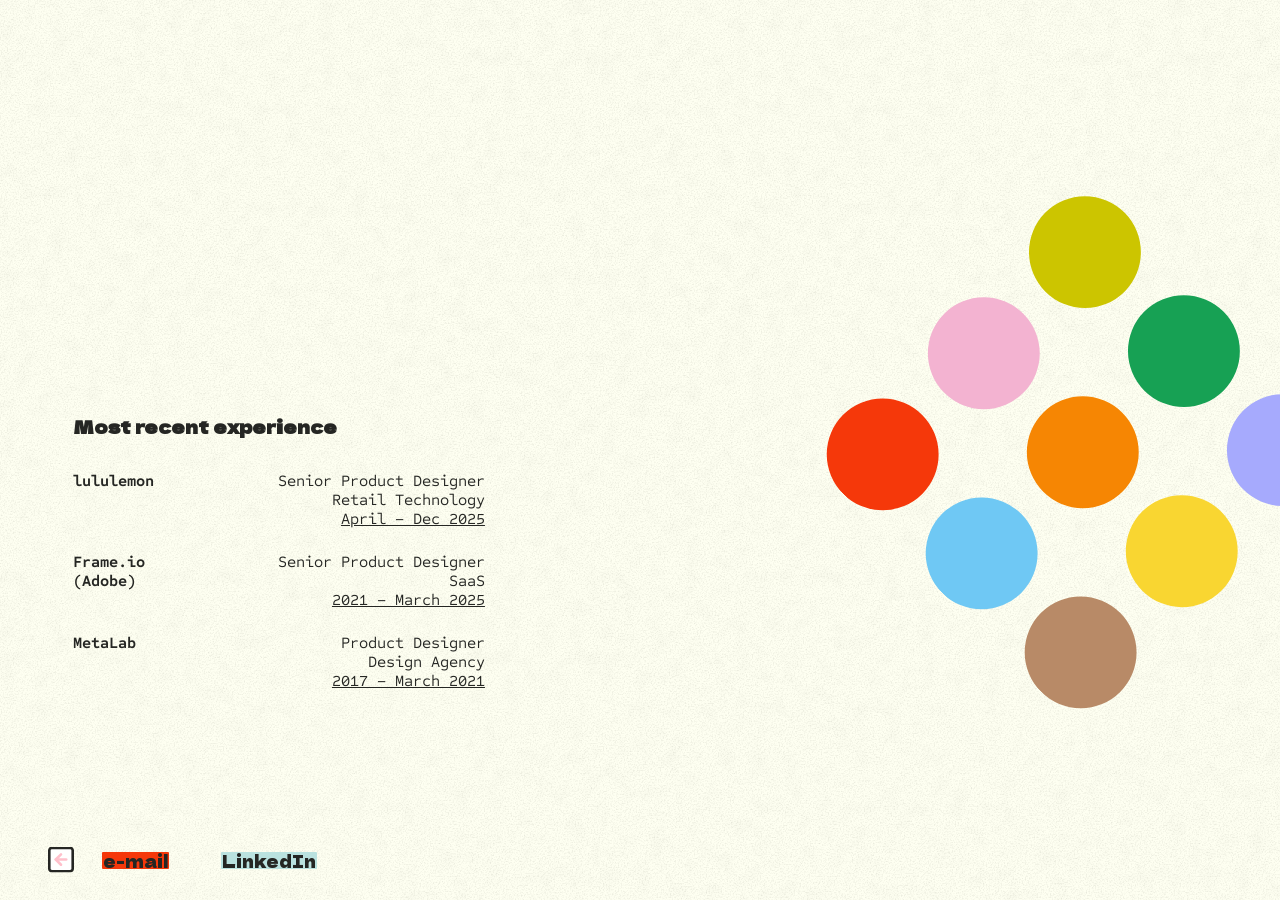
<file: experience.html>
<!DOCTYPE html>
<html lang="en">
<head>
<meta charset="UTF-8">
<meta name="viewport" content="width=device-width, initial-scale=1.0">
<title>Experience — Denise Salvador</title>
<meta name="description" content="Most recent experience: lululemon, Frame.io (Adobe), and MetaLab.">

<!-- Favicons -->
<link rel="icon" href="assets/meta/favicon-32.png" sizes="32x32" type="image/png">
<link rel="icon" href="assets/meta/favicon-16.png" sizes="16x16" type="image/png">
<link rel="apple-touch-icon" href="assets/meta/apple-touch-icon.png">

<!-- Open Graph. Absolute URLs: scrapers don't resolve relative paths. -->
<meta property="og:type" content="website">
<meta property="og:site_name" content="Denise Salvador">
<meta property="og:title" content="Experience — Denise Salvador">
<meta property="og:description" content="Most recent experience: lululemon, Frame.io (Adobe), and MetaLab.">
<meta property="og:url" content="https://denisesalvador.com/experience.html">
<meta property="og:image" content="https://denisesalvador.com/assets/meta/open-graph.png">
<meta property="og:image:width" content="1200">
<meta property="og:image:height" content="630">
<meta property="og:image:alt" content="Denise Salvador — colourful dot grid">

<!-- X / Twitter -->
<meta name="twitter:card" content="summary_large_image">
<meta name="twitter:title" content="Experience — Denise Salvador">
<meta name="twitter:description" content="Most recent experience: lululemon, Frame.io (Adobe), and MetaLab.">
<meta name="twitter:image" content="https://denisesalvador.com/assets/meta/open-graph.png">

<link rel="preconnect" href="https://fonts.googleapis.com">
<link rel="preconnect" href="https://fonts.gstatic.com" crossorigin>
<link href="https://fonts.googleapis.com/css2?family=Dela+Gothic+One&family=Sometype+Mono:wght@400;700&display=swap" rel="stylesheet">
<style>
  /* Cross-document View Transition — see index.html for full rationale.
     Graceful degradation is automatic: unsupported browsers just ignore
     this at-rule and navigate normally. */
  @view-transition{
    navigation: auto;
  }

  :root{
    --bg: #fefff1;
    --grain-opacity: 0.09;
    --mottle-opacity: 0.02;
    --ink: #252623;

    --hl-pink: #ffc0cb;
    --hl-purple: #a6aafd;
    --hl-brown: #b88a67;
    --hl-blue: #6fc8f4;
    --hl-orange: #ffa500;
    --hl-olive: #ccc500;
    --hl-green: #17a154;
    --hl-red: #f5380a;
    --hl-mint: #bae2df;
    --hl-yellow: #f9d631;

    /* same reference scale as index.html — this page has no JS fit loop,
       so --hero-fs just sits at its fluid clamp value.
       Scaling-audit note: recalibrated to the current 1696px Figma reference
       frame (was 1440px) — see index.html's :root for the full explanation. */
    --hero-fs: clamp(15px, 1.6vw + 8px, 48px);
    --pad-x: clamp(16px, 4vw, 48px);
    --pad-y: clamp(16px, 3vh, 42px);
    --body-lh: 1.42;
    --nav-fs: clamp(14px, 0.705vw + 8px, 40px);
    --portfolio-indent-x: 8%; /* matches index.html's project column edge, so the bottom nav aligns identically across pages */
    --dot-grid-h: clamp(20px, 1.885vw, 56px); /* decoupled from --hero-fs — see index.html */
    /* The large dot-grid's on-screen size, applied as a REAL height (not a
       transform scale — see .dot-grid--large for why that matters for the
       View Transition). Contained via vmin so it can never exceed either
       viewport dimension. Measured from the Figma frame (171:3168): the
       cluster's bounding box is 704.18px square in a 1696x1024 frame; that
       frame is wider than tall, so vmin resolves against height there —
       704.18/1024 = 68.77vmin at the reference size. */
    --dot-grid-target: clamp(140px, 68.77vmin, 760px);
  }

  /* Desktop: matches index.html's tighter project margin, keeping the bottom
     nav's e-mail/LinkedIn group on the same edge across both pages. */
  @media (min-width: 1025px){
    :root{
      --portfolio-indent-x: 6vw;
    }
  }

  *{ box-sizing: border-box; }

  /* ~0.3s matches the morph duration measured in the reference recording;
     the previous 0.5s was noticeably slower. The old/new snapshots are
     faded out/in fast so the travelling group animation reads as one
     continuous object moving and resizing, rather than a cross-dissolve
     between two separate images. */
  ::view-transition-group(dot-grid){
    animation-duration: 0.8s;
    animation-timing-function: cubic-bezier(0.16, 1, 0.3, 1);
  }
  ::view-transition-old(dot-grid),
  ::view-transition-new(dot-grid){
    animation-duration: 0.8s;
    animation-timing-function: cubic-bezier(0.16, 1, 0.3, 1);
    /* the dot cluster is the same artwork on both sides — holding it fully
       opaque avoids a ghosty double-image mid-flight */
    mix-blend-mode: normal;
  }
  ::view-transition-old(dot-grid){ animation-name: vt-fade-out; }
  ::view-transition-new(dot-grid){ animation-name: vt-fade-in; }
  @keyframes vt-fade-out{ from{ opacity:1 } to{ opacity:0 } }
  @keyframes vt-fade-in{ from{ opacity:0 } to{ opacity:1 } }

  html{ scroll-behavior: smooth; height: 100%; }

  html, body{
    margin: 0;
    padding: 0;
    background: var(--bg);
    color: var(--ink);
  }

  /* This page is a single fixed screen by design — no content below the
     fold to scroll to, unlike index.html (which must stay scrollable). */
  body{
    height: 100svh;
    overflow: hidden;
    display: flex;
    flex-direction: column;
    font-family: 'Dela Gothic One', system-ui, sans-serif;
    -webkit-font-smoothing: antialiased;
    background-color: var(--bg);
    position: relative;
    isolation: isolate;
  }

  body::before,
  body::after{
    content: "";
    position: fixed;
    inset: 0;
    z-index: -1; /* behind content, images stay clean */
    pointer-events: none;
  }

  /* fine grain */
  body::before{
    opacity: var(--grain-opacity);
    background-size: 380px;
    background-image: url("data:image/svg+xml,%3Csvg xmlns='http://www.w3.org/2000/svg' width='300' height='300'%3E%3Cfilter id='n'%3E%3CfeTurbulence type='fractalNoise' baseFrequency='0.85' numOctaves='3' stitchTiles='stitch'/%3E%3CfeColorMatrix values='0 0 0 0 0 0 0 0 0 0 0 0 0 0 0 2 0 0 0 -0.9'/%3E%3C/filter%3E%3Crect width='100%25' height='100%25' filter='url(%23n)'/%3E%3C/svg%3E");
  }

  /* soft mottling */
  body::after{
    opacity: var(--mottle-opacity);
    background-size: 600px;
    background-image: url("data:image/svg+xml,%3Csvg xmlns='http://www.w3.org/2000/svg' width='600' height='600'%3E%3Cfilter id='m'%3E%3CfeTurbulence type='fractalNoise' baseFrequency='0.06' numOctaves='4' stitchTiles='stitch'/%3E%3CfeColorMatrix values='0 0 0 0 0 0 0 0 0 0 0 0 0 0 0 2 0 0 0 -0.9'/%3E%3C/filter%3E%3Crect width='100%25' height='100%25' filter='url(%23m)'/%3E%3C/svg%3E");
  }

  /* No top padding: the nav moved to the bottom, so the old top-clearance
     offset no longer applies. Without it, main spans the full viewport
     height and .dot-grid--large's top: 50% centers against the whole screen
     rather than against "remaining space below a header". */
  main{
    flex: 1 1 auto;
    min-height: 0;
    display: flex;
    flex-direction: column;
    position: relative;
  }

  a{ color: inherit; }

  /* ---------- SHARED SITE NAV (identical to index.html) ---------- */
  /* Fixed to the BOTTOM of the viewport, no bg fill. */
  #site-nav{
    position: fixed;
    bottom: 0;
    left: 0;
    right: 0;
    z-index: 900;
    display: flex;
    align-items: center;
    padding: var(--pad-y) var(--pad-x);
    padding-bottom: calc(var(--pad-y) + env(safe-area-inset-bottom, 0px));
    font-size: var(--nav-fs);
    font-family: 'Dela Gothic One', system-ui, sans-serif;
    pointer-events: none;
  }
  #site-nav a{ pointer-events: auto; }

  /* Touch breakpoints: lift the nav off the very bottom edge so it clears
     browser chrome (URL bar / home indicator) and sits in comfortable thumb
     reach. env() resolves to 0px where there's no inset, so this degrades to
     just the 24px baseline on devices/browsers without safe areas.
     This is padding on a position:fixed overlay — it adds no document height,
     so experience.html's fixed 100svh no-scroll layout is unaffected. */
  @media (max-width: 1024px){
    #site-nav{
      /* env(safe-area-inset-bottom) only covers the hardware home indicator —
         it does NOT account for the browser's own bottom toolbar, which on
         iOS Safari overlays fixed bottom:0 elements. max() guarantees a real
         gap on devices that report no inset at all (most Android browsers),
         and the larger base lifts the bar clear of the toolbar. */
      padding-bottom: calc(32px + var(--pad-y) + max(env(safe-area-inset-bottom, 0px), 12px));
    }
  }
  /* TABLET LANDSCAPE — the desktop rule sizes the cluster off vmin, which on
     a 1024x768 tablet produces a bbox nearly as tall as the viewport. Per the
     placement guide the target bbox is ~62.5% of the height, i.e. a 44.2vh
     side once the 45deg rotation's sqrt(2) bbox growth is accounted for.
     Repositioned by CENTRE here (left/top + translate(-50%,-50%)) rather than
     the desktop's right-edge anchor, since the guide marks a centre point.
     pointer: coarse keeps this off small desktop windows of the same width. */
  /* NB: this was gated on (pointer: coarse), which iPadOS Safari reports as
     'fine' whenever a trackpad/Magic Keyboard is attached — so on a real iPad
     the rule silently didn't apply, the desktop vmin sizing took over, and the
     cluster overflowed the right edge. Keyed on dimensions instead, which is
     reliable regardless of input device. */
  @media (orientation: landscape) and (min-height: 501px) and (max-height: 900px) and (max-width: 1400px){
    :root{
      --dot-grid-target: 44.2vh;
    }
    .dot-grid--large{
      left: 69%;
      right: auto;
      top: 47.4%;
      transform: translate(-50%, -50%) rotate(-45deg);
    }
  }

  /* Short landscape: reclaim vertical space (see index.html). */
  @media (orientation: landscape) and (max-height: 500px){
    #site-nav{
      padding-block: clamp(8px, 2vh, 14px);
      padding-bottom: calc(clamp(8px, 2vh, 14px) + env(safe-area-inset-bottom, 0px));
    }
  }

  /* The arrow sits at its OWN left offset (the page's outer --pad-x) and is
     deliberately NOT part of .nav-links — see index.html for the rationale. */
  .nav-arrow{
    display: inline-flex;
    align-items: center;
    line-height: 0;
    flex-shrink: 0;
  }
  /* arrow.svg is self-contained (white rounded square + dark border + pink
     glyph), so it gets NO .hl background wrapper. */
  .nav-arrow img{
    height: 1.5em;
    width: auto;
    display: block;
  }
  /* Same single asset as index.html, rotated to point left (back home). */
  .nav-arrow--back img{
    transform: rotate(-90deg);
  }

  .nav-links{
    display: flex;
    align-items: center;
    gap: clamp(20px, 4vw, 56px);
    margin-left: calc(var(--portfolio-indent-x) - var(--pad-x));
    opacity: 0;
    transform: translateY(6px);
    transition: opacity 0.3s ease, transform 0.3s ease;
  }
  /* No hero to scroll past here, so the nav is active from the start */
  body.experience-page .nav-links{
    opacity: 1;
    transform: none;
  }

  .dot-grid{
    height: var(--dot-grid-h);
    width: auto;
    aspect-ratio: 32.496 / 31.959;
    display: block;
    view-transition-name: dot-grid;
  }
  /* View Transitions interpolate a captured snapshot's real geometry
     (position + width/height) between the two documents. transform: scale()
     does NOT change that geometry — it only affects paint — so the previous
     approach gave the browser two snapshots of the same tiny 32px box and
     nothing meaningful to animate, and it silently fell back to the default
     whole-page cross-fade instead of a travelling morph.
     Fix: give the large version actual layout dimensions (width/height),
     not a scale factor. Now the "old" snapshot is a small box in the corner
     and the "new" one is a large box mid-page, so the browser has a real
     size+position delta to tween. The rotation stays as a transform since
     it's genuinely a paint-level effect and animates fine on its own.
     top/right are measured from the Figma frame (171:3168): the cluster's
     center sits at y=607.24 in a 1024-tall frame (59.3%), and its right
     edge 189.82px short of the 1696-wide frame's right edge (11.2%). */
  .dot-grid--large{
    position: absolute;
    top: 50%; /* main now spans the full viewport, so this centers against the whole screen */
    right: 11.2%;
    height: var(--dot-grid-target);
    width: auto;
    transform: translateY(-50%) rotate(-45deg);
    transform-origin: 50% 50%;
  }

  /* ---------- HIGHLIGHTS (identical to index.html) ---------- */
  .hl{
    background-color: var(--hl-c);
    padding: 0 0.06em;
    line-height: calc(var(--body-lh) * 0.72);
    border-radius: 0.06em;
    -webkit-box-decoration-break: clone;
    box-decoration-break: clone;
    white-space: normal;
    text-decoration: none;
    color: inherit;
  }
  a.hl:hover, a.hl:focus, a.hl:active{
    color: inherit;
    text-decoration: none;
  }

  /* Hover states — .hl-red and .hl-mint are used ONLY by the e-mail and
     LinkedIn nav links respectively, so scoping the hover to the class
     itself is safe and doesn't leak into the hero's highlights. */
  a.hl{
    transition: background-color 0.25s ease;
  }
  a.hl-red:hover{ --hl-c: #a6aafd; }
  a.hl-mint:hover{ --hl-c: #ccc500; }

  .hl-pink{ --hl-c: var(--hl-pink); }
  .hl-red{ --hl-c: var(--hl-red); }
  .hl-mint{ --hl-c: var(--hl-mint); }

  /* ---------- DOT-GRID STAGE ---------- */
  /* Fills whatever vertical space main has left (no independent min-height,
     since main is already constrained to fit within the no-scroll 100svh
     body). Just a relative-positioning context now — actual placement of
     the dot-grid happens on .dot-grid--large itself, see above. */
  .dots-stage{
    position: relative;
    flex: 1 1 auto;
    min-height: 0;
  }
  .dots-stage a{
    display: block;
    line-height: 0;
  }

  /* ---------- EXPERIENCE LIST ---------- */
  /* Absolutely positioned over the dots-stage area (not a stacked block)
     so it never adds height beyond the fixed 100svh body. left: 5.7% /
     bottom: 12.2% are measured directly from the Figma frame (171:3168):
     the "Recent experience" block sits at x=96 (5.7% of the 1696-wide
     frame) and its bottom edge is 125px short of the 1024-tall frame's
     bottom (12.2%). */
  .experience-section{
    position: absolute;
    left: 5.7%;
    bottom: calc(12.2% + 100px); /* shifted up 100px from the Figma-measured position */
    max-width: min(880px, 86%); /* widened to accommodate the larger column gap */
    animation: experience-in 0.7s cubic-bezier(0.16, 1, 0.3, 1) both;
  }
  /* Fades and slides up into place on load. Declared as an animation (not a
     JS-toggled class) so it runs on its own; if anything else on the page
     fails, this still resolves to its final state rather than leaving the
     list invisible. */
  @keyframes experience-in{
    from{ opacity: 0; transform: translateY(50px); }
    to{ opacity: 1; transform: translateY(0); }
  }
  /* Respect users who've asked for reduced motion — show it, just don't move it. */
  @media (prefers-reduced-motion: reduce){
    .experience-section{ animation: none; }
  }
  .experience-heading{
    font-family: 'Dela Gothic One', sans-serif;
    font-size: clamp(14px, 0.425vw + 12.8px, 40px);
    line-height: 1.4;
    margin: 0 0 clamp(20px, 4vh, 32px) 0;
  }
  .experience-list{
    list-style: none;
    margin: 0;
    padding: 0;
    display: flex;
    flex-direction: column;
    gap: clamp(16px, 3vh, 24px);
    font-size: clamp(14px, 0.51vw + 9.36px, 34px);
  }
  .experience-row{
    display: flex;
    align-items: flex-start;
    justify-content: space-between;
    /* ~3.7x the previous clamp(12.6px, 3.15vw, 33.6px), measured off the gap
       guide: the current gap is ~6.5% of the list block's width and the
       target is ~23.7%. This is on top of the earlier +5% bump, not
       instead of it. */
    gap: clamp(46px, 11.6vw, 124px);
    font-family: 'Sometype Mono', monospace;
  }
  .experience-company{
    font-weight: 700;
    white-space: nowrap;
  }
  .experience-details{
    display: flex;
    flex-direction: column;
    text-align: right;
  }
  .experience-dates{
    text-decoration: underline;
  }

  /* ---------- MOBILE / TABLET: stacked column ---------- */
  /* On desktop the dots sit absolutely to the right with the experience list
     at bottom-left, overlapping the same area. On touch sizes that doesn't
     fit, so both become in-flow blocks in one column: dots in the upper
     zone, list in the lower zone.
     The list is pushed down by margin-top: auto rather than simply following
     the dots — that's what puts it in the lower band marked in the placement
     guides, instead of butting right up under the cluster.
     Everything stays inside the fixed 100svh no-scroll body: main reserves
     bottom room for the fixed nav, and the dot size is width-derived (below)
     so the pair can't outgrow the screen. */
  /* PORTRAIT ONLY — see index.html for why the orientation term matters:
     width alone also caught phone-landscape and tablet-landscape, which have
     no vertical room to stack. Both now fall through to the desktop
     side-by-side arrangement (dots right, list bottom-left) per the guides. */
  @media (max-width: 1024px) and (orientation: portrait){
    :root{
      /* Sized from the placement guides: the rotated cluster should span
         ~50vw of a tablet and ~62vw of a phone. Since a 45°-rotated square's
         bounding box is side x sqrt(2), the underlying height is that / 1.41.
         The 24vh term is a HEIGHT ceiling: the width-based value alone was
         tuned against the simulator's full 844px viewport, but a real phone
         browser keeps ~100px of chrome, so on an actual device the cluster
         was too big for the space left and pushed into the list below. */
      --dot-grid-target: min(clamp(120px, 25.95vw + 78.8px, 360px), 24vh);
    }
    main{
      justify-content: flex-start;
      padding-inline: var(--pad-x);
      padding-top: clamp(16px, 4vh, 48px);
      /* clears the fixed bottom nav (its own padding + safe area) */
      padding-bottom: calc(52px + var(--pad-y) + env(safe-area-inset-bottom, 0px));
    }
    .dots-stage{
      flex: 0 0 auto;
      display: flex;
      align-items: center;
      justify-content: center;
      /* THE OVERLAP BUG: a transform never changes layout size, so this box
         only reserved the image's UNROTATED height while the 45°-rotated
         cluster actually paints sqrt(2)x taller — bleeding ~20% of its height
         above and below into the heading underneath. Reserving the true
         rotated footprint here is what stops the dots sitting on top of
         "Most recent experience". */
      height: calc(var(--dot-grid-target) * 1.4142);
      /* Drops the cluster to the centre marked in the placement guides
         (26.2% down on phone, 35.1% on tablet): +60px at 390w and +122px at
         768w, i.e. 15.4vw and 15.9vw. Also capped in vh for short phones. */
      padding-top: min(clamp(24px, 15.6vw, 170px), 7vh);
    }
    .dot-grid--large{
      position: static;   /* back into flow, above the list */
      transform: rotate(-45deg); /* no translateY: that was for absolute centering */
      margin: 0 auto;
    }
    .experience-section{
      position: static;   /* no longer pinned to bottom-left */
      left: auto;
      bottom: auto;
      max-width: 100%;
      width: 100%;
      margin-top: auto;   /* drops it into the lower zone per the guides */
      padding-bottom: clamp(8px, 3vh, 40px);
    }
  }

  /* Short landscape (phone landscape, ~844x390): inherits the desktop
     side-by-side arrangement, but the desktop dot size and the 100px text
     lift are both too large for a ~390px-tall viewport — and this page must
     stay inside 100svh with no scroll. Both are scaled to the height here. */
  @media (orientation: landscape) and (max-height: 500px){
    :root{
      /* 45deg rotation means the visual bbox is ~1.41x this, so cap well
         under the viewport height */
      --dot-grid-target: clamp(90px, 46vh, 200px);
    }
    .experience-section{
      /* Must clear the fixed bottom nav, which at this size is roughly
         1.5em of --nav-fs plus its own padding (~37px total). The old 4vh
         resolved to ~16px on a 390px-tall viewport, so the list ran under
         the nav. This reserves the nav's height plus a visual gap. */
      bottom: clamp(56px, 16vh, 92px);
      max-width: min(420px, 44%);      /* leaves the right side clear for the dots */
    }
    .experience-heading{
      margin-bottom: clamp(6px, 1.5vh, 14px);
    }
    .experience-list{
      gap: clamp(6px, 1.4vh, 14px);
    }
    .experience-row{
      gap: clamp(20px, 6vw, 72px);     /* the desktop gap is too wide at this size */
    }
  }

  /* Safety net. The no-scroll design holds on normal phones, but a very short
     viewport (iPhone SE ~553px of usable height) can't fit the heading, three
     entries and the cluster at readable sizes. Rather than clip content behind
     overflow:hidden, let this one case scroll — a scrollbar is a far better
     failure mode than text disappearing under the nav. */
  @media (orientation: portrait) and (max-height: 620px){
    html, body{
      height: auto;
      min-height: 100svh;
      overflow: visible;
    }
    body{ overflow-y: auto; }
  }

  @media (max-width: 480px){
    .experience-row{
      flex-direction: column;
      gap: 4px;
    }
    .experience-details{
      text-align: left;
    }
  }
</style>
</head>
<body class="experience-page">

  <nav id="site-nav" aria-label="Site navigation">
    <a class="nav-arrow nav-arrow--back" href="index.html" aria-label="Back to homepage">
      <img src="assets/icons/arrow.svg" alt="">
    </a>
    <div class="nav-links">
      <a class="hl hl-red email-copy" href="mailto:denise.salvadorv@gmail.com" data-default-text="e-mail">e-mail</a>
      <a class="hl hl-mint" href="https://www.linkedin.com/in/ddenisesalvador/" target="_blank" rel="noopener noreferrer">LinkedIn</a>
    </div>
  </nav>

  <main>
    <section class="dots-stage" aria-label="Back to homepage">
      <a href="index.html" aria-label="Back to homepage">
        <img class="dot-grid dot-grid--large" src="assets/icons/menu-dots.svg" alt="">
      </a>
    </section>

    <section class="experience-section" aria-label="Recent experience">
      <h2 class="experience-heading">Most recent experience</h2>
      <ul class="experience-list">
        <li class="experience-row">
          <span class="experience-company">lululemon</span>
          <span class="experience-details">
            <span>Senior Product Designer</span>
            <span>Retail Technology</span>
            <span class="experience-dates">April – Dec 2025</span>
          </span>
        </li>
        <li class="experience-row">
          <span class="experience-company">Frame.io<br>(Adobe)</span>
          <span class="experience-details">
            <span>Senior Product Designer</span>
            <span>SaaS</span>
            <span class="experience-dates">2021 – March 2025</span>
          </span>
        </li>
        <li class="experience-row">
          <span class="experience-company">MetaLab</span>
          <span class="experience-details">
            <span>Product Designer</span>
            <span>Design Agency</span>
            <span class="experience-dates">2017 – March 2021</span>
          </span>
        </li>
      </ul>
    </section>
  </main>

<script>
// ---------- Email: copy to clipboard, text -> "copied!" for 5s ----------
// Identical shared-class logic as index.html.
(function () {
  var links = document.querySelectorAll('.email-copy');
  if (!links.length) return;

  var address = 'denise.salvadorv@gmail.com';

  links.forEach(function (link) {
    var defaultText = link.getAttribute('data-default-text') || link.textContent;
    var resetTimer = null;

    link.addEventListener('click', function (e) {
      if (!navigator.clipboard || !navigator.clipboard.writeText) {
        return;
      }

      e.preventDefault();

      navigator.clipboard.writeText(address).then(function () {
        link.textContent = 'copied!';
        clearTimeout(resetTimer);
        resetTimer = setTimeout(function () {
          link.textContent = defaultText;
        }, 5000);
      }).catch(function () {
        window.location.href = link.getAttribute('href');
      });
    });
  });
})();
</script>

</body>
</html>
</file>
